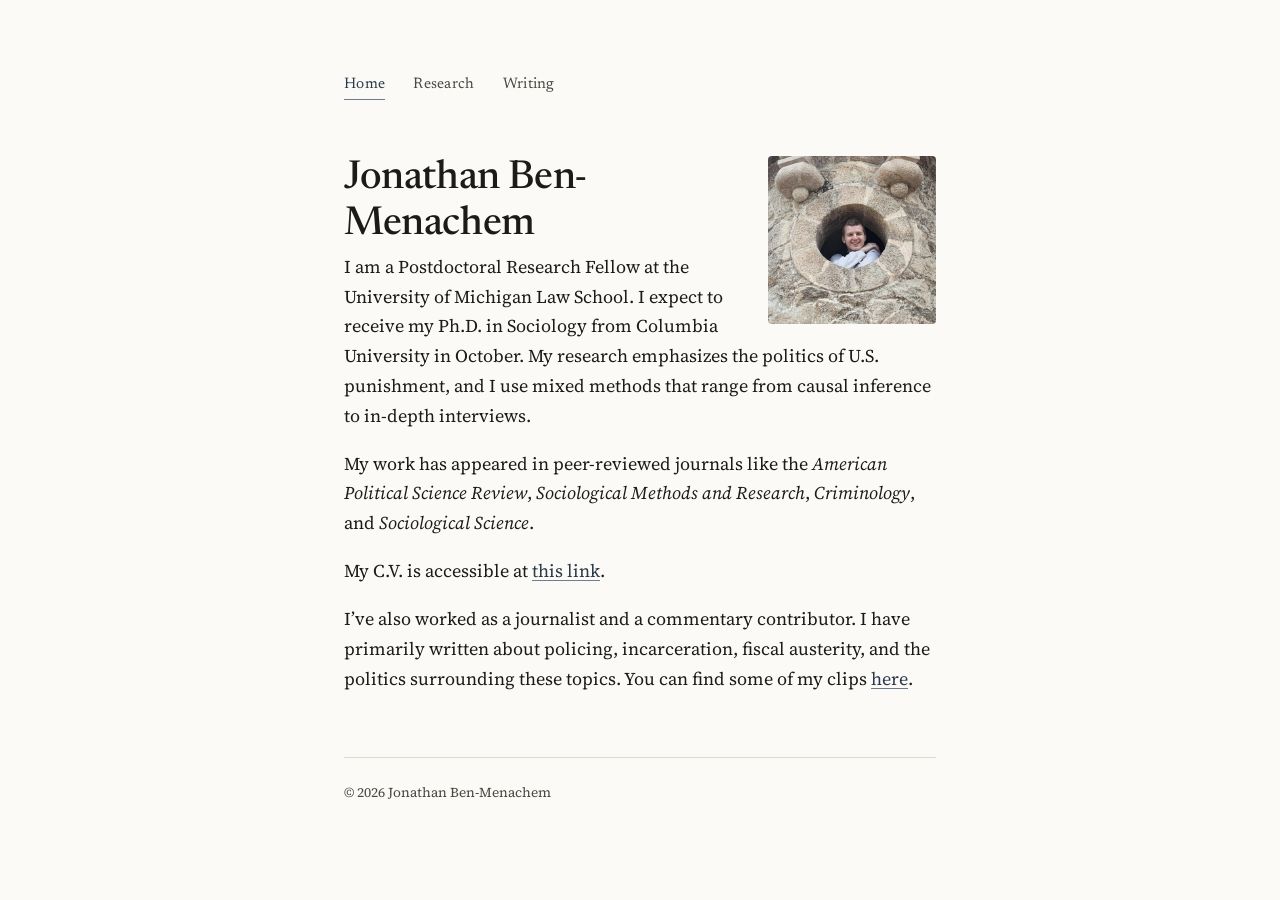
<file: index.html>
<!DOCTYPE html>
<html lang="en">
<head>
<meta charset="UTF-8">
<meta name="viewport" content="width=device-width, initial-scale=1.0">
<title>Jonathan Ben-Menachem: sociology PhD candidate</title>
<meta name="description" content="Jonathan Ben-Menachem is a sociologist who researches punishment, law, and politics.">
<link rel="stylesheet" href="style.css">
</head>
<body>
<div class="wrap">
  <nav>
    <a href="index.html" aria-current="page">Home</a>
    <a href="research.html">Research</a>
    <a href="writing.html">Writing</a>
  </nav>

  <img class="portrait" src="files/me.jpg" alt="Portrait of Jonathan Ben-Menachem">

  <h1>Jonathan Ben-Menachem</h1>

  <p>I am a Postdoctoral Research Fellow at the University of Michigan Law School. I expect to receive my Ph.D. in Sociology from Columbia University in October. My research emphasizes the politics of U.S. punishment, and I use mixed methods that range from causal inference to in-depth interviews. </p>
    
  <p>My work has appeared in peer-reviewed journals like the <em>American Political Science Review</em>, <em>Sociological Methods and Research</em>, <em>Criminology</em>, and <em>Sociological Science</em>.</p>

  <p>My C.V. is accessible at <a href="files/cv.pdf">this link</a>.</p>

  <p>I&rsquo;ve also worked as a journalist and a commentary contributor. I have primarily written about policing, incarceration, fiscal austerity, and the politics surrounding these topics. You can find some of my clips <a href="writing.html">here</a>.</p>

  <footer>&copy; 2026 Jonathan Ben-Menachem</footer>
</div>
<script data-goatcounter="https://jbenmenachem.goatcounter.com/count"
        async src="//gc.zgo.at/count.js"></script>
</body>
</html>
</file>
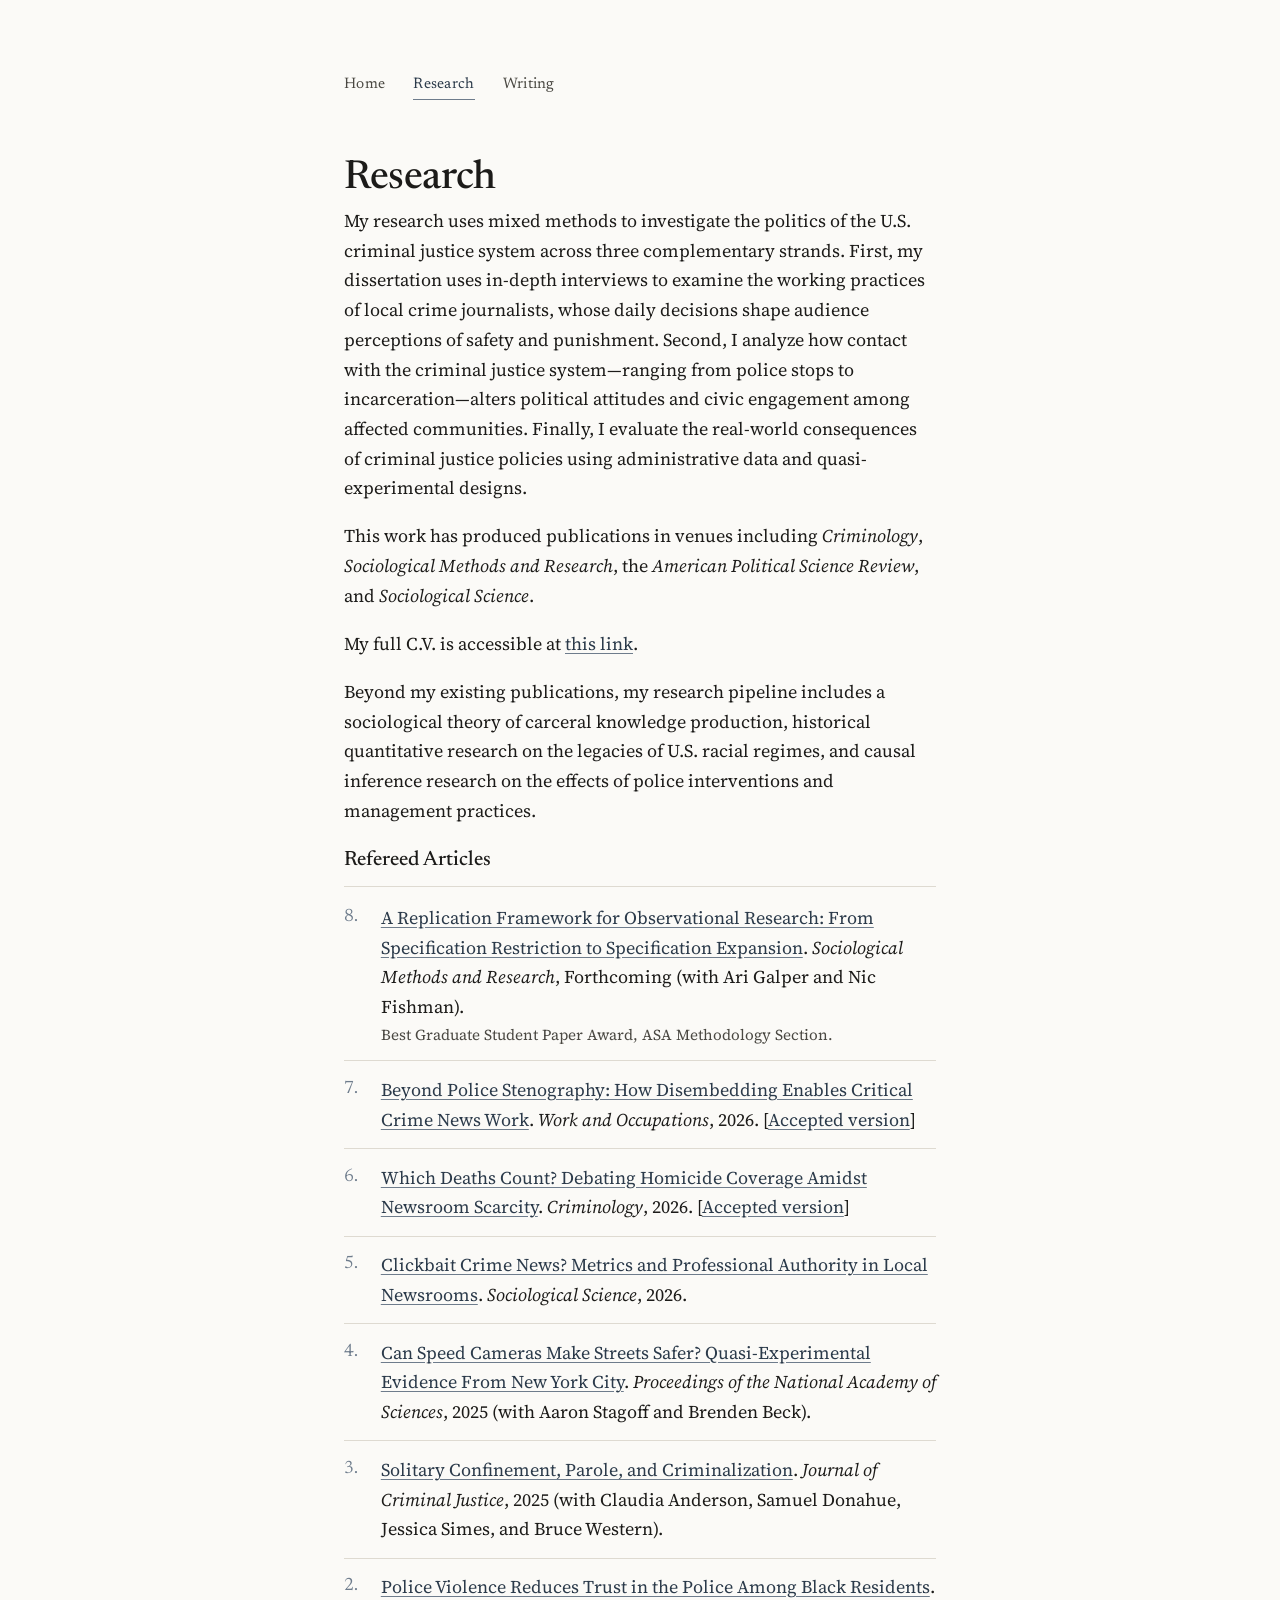
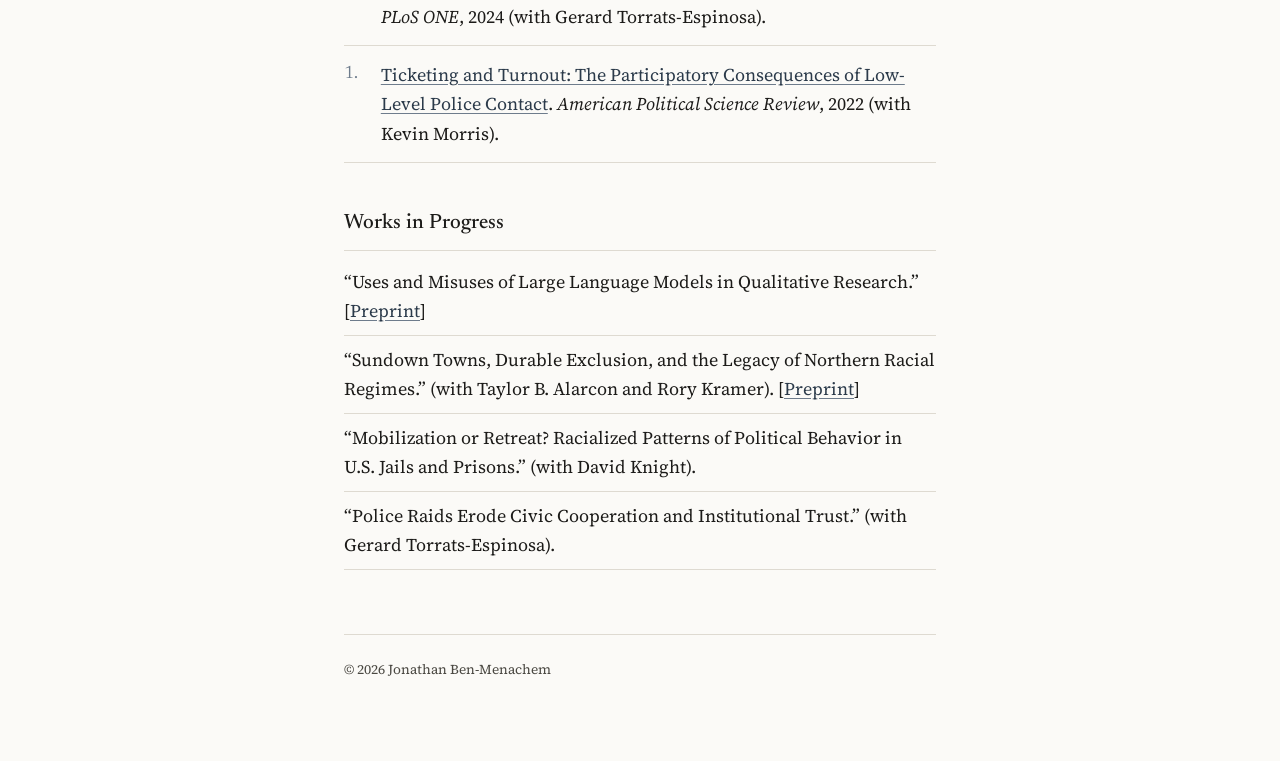
<file: research.html>
<!DOCTYPE html>
<html lang="en">
<head>
<meta charset="UTF-8">
<meta name="viewport" content="width=device-width, initial-scale=1.0">
<title>Research - Jonathan Ben-Menachem</title>
<meta name="description" content="Jonathan Ben-Menachem conducts research on criminalization and politics as a PhD student at Columbia University's Sociology department.">
<link rel="stylesheet" href="style.css">
</head>
<body>
<div class="wrap">
  <nav>
    <a href="index.html">Home</a>
    <a href="research.html" aria-current="page">Research</a>
    <a href="writing.html">Writing</a>
  </nav>

  <h1>Research</h1>

  <p>My research uses mixed methods to investigate the politics of the U.S. criminal justice system across three complementary strands. First, my dissertation uses in-depth interviews to examine the working practices of local crime journalists, whose daily decisions shape audience perceptions of safety and punishment. Second, I analyze how contact with the criminal justice system&mdash;ranging from police stops to incarceration&mdash;alters political attitudes and civic engagement among affected communities. Finally, I evaluate the real-world consequences of criminal justice policies using administrative data and quasi-experimental designs.</p>

  <p>This work has produced publications in venues including <em>Criminology</em>, <em>Sociological Methods and Research</em>, the <em>American Political Science Review</em>, and <em>Sociological Science</em>.</p>

  <p>My full C.V. is accessible at <a href="files/cv.pdf">this link</a>.</p>

  <p>Beyond my existing publications, my research pipeline includes a sociological theory of carceral knowledge production, historical quantitative research on the legacies of U.S. racial regimes, and causal inference research on the effects of police interventions and management practices. </p>

  <h2>Refereed Articles</h2>
  <ol class="pub-list">
    <li>
      <span class="num">8.</span>
      <span>
        <a href="https://osf.io/preprints/socarxiv/6ehrw_v2">A Replication Framework for Observational Research: From Specification Restriction to Specification Expansion</a>.
        <span class="pub-venue">Sociological Methods and Research</span>, Forthcoming (with Ari Galper and Nic Fishman).
        <div class="pub-meta">Best Graduate Student Paper Award, ASA Methodology Section.</div>
      </span>
    </li>
    <li>
      <span class="num">7.</span>
      <span>
        <a href="https://doi.org/10.1177/07308884261473249">Beyond Police Stenography: How Disembedding Enables Critical Crime News Work</a>.
        <span class="pub-venue">Work and Occupations</span>, 2026.
        [<a href="files/beyond-police-stenography.pdf">Accepted version</a>]
      </span>
    </li>
    <li>
      <span class="num">6.</span>
      <span>
        <a href="https://doi.org/10.1111/1745-9125.70064">Which Deaths Count? Debating Homicide Coverage Amidst Newsroom Scarcity</a>.
        <span class="pub-venue">Criminology</span>, 2026.
        [<a href="files/homicides-criminology.pdf">Accepted version</a>]
      </span>
    </li>
    <li>
      <span class="num">5.</span>
      <span>
        <a href="https://sociologicalscience.com/articles-v13-27-685/">Clickbait Crime News? Metrics and Professional Authority in Local Newsrooms</a>.
        <span class="pub-venue">Sociological Science</span>, 2026.
      </span>
    </li>
    <li>
      <span class="num">4.</span>
      <span>
        <a href="https://www.pnas.org/doi/abs/10.1073/pnas.2520328122">Can Speed Cameras Make Streets Safer? Quasi-Experimental Evidence From New York City</a>.
        <span class="pub-venue">Proceedings of the National Academy of Sciences</span>, 2025 (with Aaron Stagoff and Brenden Beck).
      </span>
    </li>
    <li>
      <span class="num">3.</span>
      <span>
        <a href="https://doi.org/10.1016/j.jcrimjus.2025.102407">Solitary Confinement, Parole, and Criminalization</a>.
        <span class="pub-venue">Journal of Criminal Justice</span>, 2025 (with Claudia Anderson, Samuel Donahue, Jessica Simes, and Bruce Western).
      </span>
    </li>
    <li>
      <span class="num">2.</span>
      <span>
        <a href="https://journals.plos.org/plosone/article?id=10.1371/journal.pone.0308487">Police Violence Reduces Trust in the Police Among Black Residents</a>.
        <span class="pub-venue">PLoS ONE</span>, 2024 (with Gerard Torrats-Espinosa).
      </span>
    </li>
    <li>
      <span class="num">1.</span>
      <span>
        <a href="https://www.doi.org/10.1017/S0003055422001265">Ticketing and Turnout: The Participatory Consequences of Low-Level Police Contact</a>.
        <span class="pub-venue">American Political Science Review</span>, 2022 (with Kevin Morris).
      </span>
    </li>
  </ol>

  <h2>Works in Progress</h2>
  <ul class="clip-list">
    <li>&ldquo;Uses and Misuses of Large Language Models in Qualitative Research.&rdquo; [<a href="https://doi.org/10.31235/osf.io/gj89u_v1">Preprint</a>]</li>
    <li>&ldquo;Sundown Towns, Durable Exclusion, and the Legacy of Northern Racial Regimes.&rdquo; (with Taylor B. Alarcon and Rory Kramer). [<a href="https://osf.io/preprints/socarxiv/faz4k_v1">Preprint</a>]</li>
    <li>&ldquo;Mobilization or Retreat? Racialized Patterns of Political Behavior in U.S. Jails and Prisons.&rdquo; (with David Knight).</li>
    <li>&ldquo;Police Raids Erode Civic Cooperation and Institutional Trust.&rdquo; (with Gerard Torrats-Espinosa).</li>
  </ul>

  <footer>&copy; 2026 Jonathan Ben-Menachem</footer>
</div>
<script data-goatcounter="https://jbenmenachem.goatcounter.com/count"
        async src="//gc.zgo.at/count.js"></script>
</body>
</html>
</file>
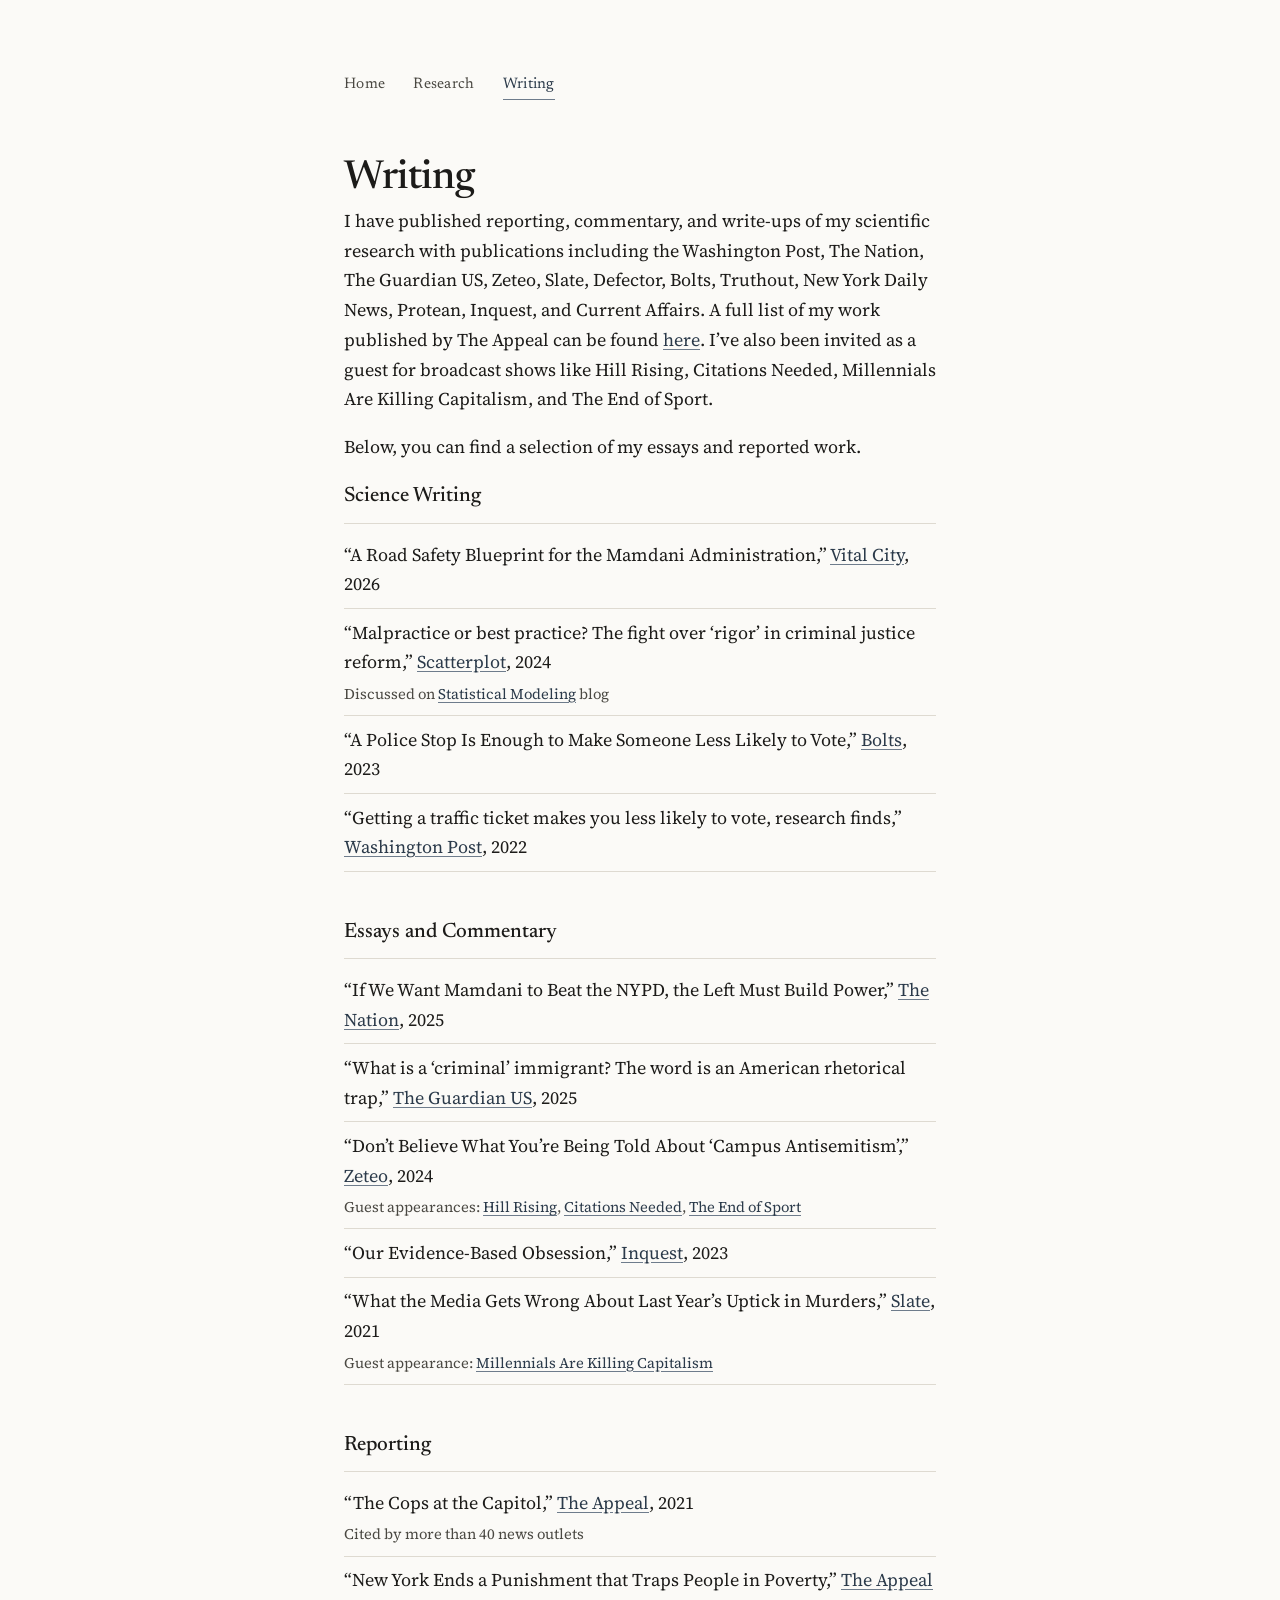
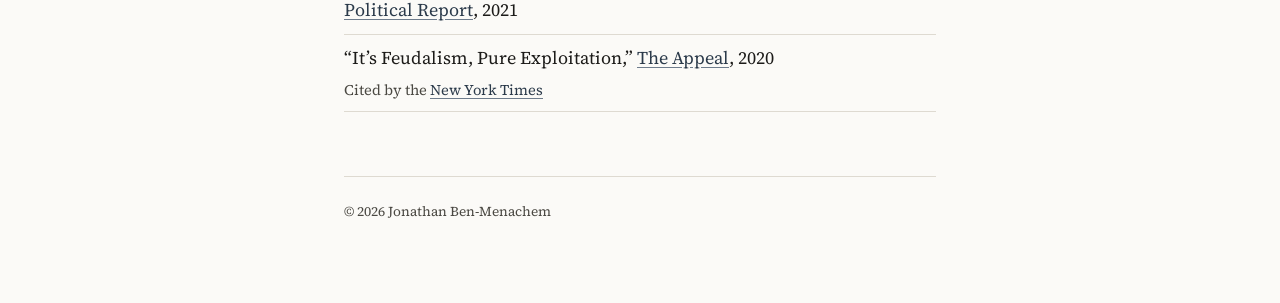
<file: writing.html>
<!DOCTYPE html>
<html lang="en">
<head>
<meta charset="UTF-8">
<meta name="viewport" content="width=device-width, initial-scale=1.0">
<title>Writing - Jonathan Ben-Menachem</title>
<meta name="description" content="Reporting, commentary, and science writing by Jonathan Ben-Menachem.">
<link rel="stylesheet" href="style.css">
</head>
<body>
<div class="wrap">
  <nav>
    <a href="index.html">Home</a>
    <a href="research.html">Research</a>
    <a href="writing.html" aria-current="page">Writing</a>
  </nav>

  <h1>Writing</h1>

  <p>I have published reporting, commentary, and write-ups of my scientific research with publications including the Washington Post, The Nation, The Guardian US, Zeteo, Slate, Defector, Bolts, Truthout, New York Daily News, Protean, Inquest, and Current Affairs. A full list of my work published by The Appeal can be found <a href="https://theappeal.org/authors/jonathan-ben-menachem/">here</a>. I&rsquo;ve also been invited as a guest for broadcast shows like Hill Rising, Citations Needed, Millennials Are Killing Capitalism, and The End of Sport.</p>

  <p>Below, you can find a selection of my essays and reported work.</p>

  <h2>Science Writing</h2>
  <ul class="clip-list">
    <li>&ldquo;A Road Safety Blueprint for the Mamdani Administration,&rdquo; <a href="https://www.vitalcitynyc.org/nyc-speed-cameras-road-safety-mamdani-policy/">Vital City</a>, 2026</li>
    <li>&ldquo;Malpractice or best practice? The fight over &lsquo;rigor&rsquo; in criminal justice reform,&rdquo; <a href="https://scatter.wordpress.com/2024/05/29/malpractice-or-best-practice-the-fight-over-rigor-in-criminal-justice-reform/">Scatterplot</a>, 2024
      <div class="note">Discussed on <a href="https://statmodeling.stat.columbia.edu/2024/06/13/arnold-foundation-and-vera-institute-argue-about-a-study-of-the-effectiveness-of-college-education-programs-in-prison/">Statistical Modeling</a> blog</div>
    </li>
    <li>&ldquo;A Police Stop Is Enough to Make Someone Less Likely to Vote,&rdquo; <a href="https://boltsmag.org/a-police-stop-is-enough-to-make-someone-less-likely-to-vote/">Bolts</a>, 2023</li>
    <li>&ldquo;Getting a traffic ticket makes you less likely to vote, research finds,&rdquo; <a href="https://www.washingtonpost.com/politics/2022/09/15/driving-while-black-voting-rates/">Washington Post</a>, 2022</li>
  </ul>

  <h2>Essays and Commentary</h2>
  <ul class="clip-list">
    <li>&ldquo;If We Want Mamdani to Beat the NYPD, the Left Must Build Power,&rdquo; <a href="https://www.thenation.com/article/politics/mamdani-jessica-tisch-nypd-policing/">The Nation</a>, 2025</li>
    <li>&ldquo;What is a &lsquo;criminal&rsquo; immigrant? The word is an American rhetorical trap,&rdquo; <a href="https://www.theguardian.com/commentisfree/2025/apr/17/trump-criminal-immigrants-comment">The Guardian US</a>, 2025</li>
    <li>&ldquo;Don&rsquo;t Believe What You&rsquo;re Being Told About &lsquo;Campus Antisemitism&rsquo;,&rdquo; <a href="https://zeteo.com/p/i-am-a-jewish-student-at-columbia">Zeteo</a>, 2024
      <div class="note">Guest appearances: <a href="https://www.youtube.com/watch?v=WIPWGxeR0wQ&t=3s">Hill Rising</a>, <a href="https://www.youtube.com/watch?v=FkFcVrU2txw">Citations Needed</a>, <a href="https://www.podbean.com/media/share/pb-bztsm-16243ce">The End of Sport</a></div>
    </li>
    <li>&ldquo;Our Evidence-Based Obsession,&rdquo; <a href="https://inquest.org/our-evidence-based-obsession/">Inquest</a>, 2023</li>
    <li>&ldquo;What the Media Gets Wrong About Last Year&rsquo;s Uptick in Murders,&rdquo; <a href="https://slate.com/news-and-politics/2021/10/2020-fbi-data-shows-spike-in-murders-across-the-country.html">Slate</a>, 2021
      <div class="note">Guest appearance: <a href="https://millennialsarekillingcapitalism.libsyn.com/special-report-jon-ben-menachem-on-copaganda-and-police-pullback-ferguson-effect-mythology">Millennials Are Killing Capitalism</a></div>
    </li>
  </ul>

  <h2>Reporting</h2>
  <ul class="clip-list">
    <li>&ldquo;The Cops at the Capitol,&rdquo; <a href="https://theappeal.org/the-cops-at-the-capitol/">The Appeal</a>, 2021
      <div class="note">Cited by more than 40 news outlets</div>
    </li>
    <li>&ldquo;New York Ends a Punishment that Traps People in Poverty,&rdquo; <a href="https://theappeal.org/politicalreport/new-york-law-drivers-licence-suspensions/">The Appeal Political Report</a>, 2021</li>
    <li>&ldquo;It&rsquo;s Feudalism, Pure Exploitation,&rdquo; <a href="https://theappeal.org/doe-fund/">The Appeal</a>, 2020
      <div class="note">Cited by the <a href="https://www.nytimes.com/2021/02/04/nyregion/george-mcdonald-dead.html">New York Times</a></div>
    </li>
  </ul>

  <footer>&copy; 2026 Jonathan Ben-Menachem</footer>
</div>
<script data-goatcounter="https://jbenmenachem.goatcounter.com/count"
        async src="//gc.zgo.at/count.js"></script>
</body>
</html>
</file>
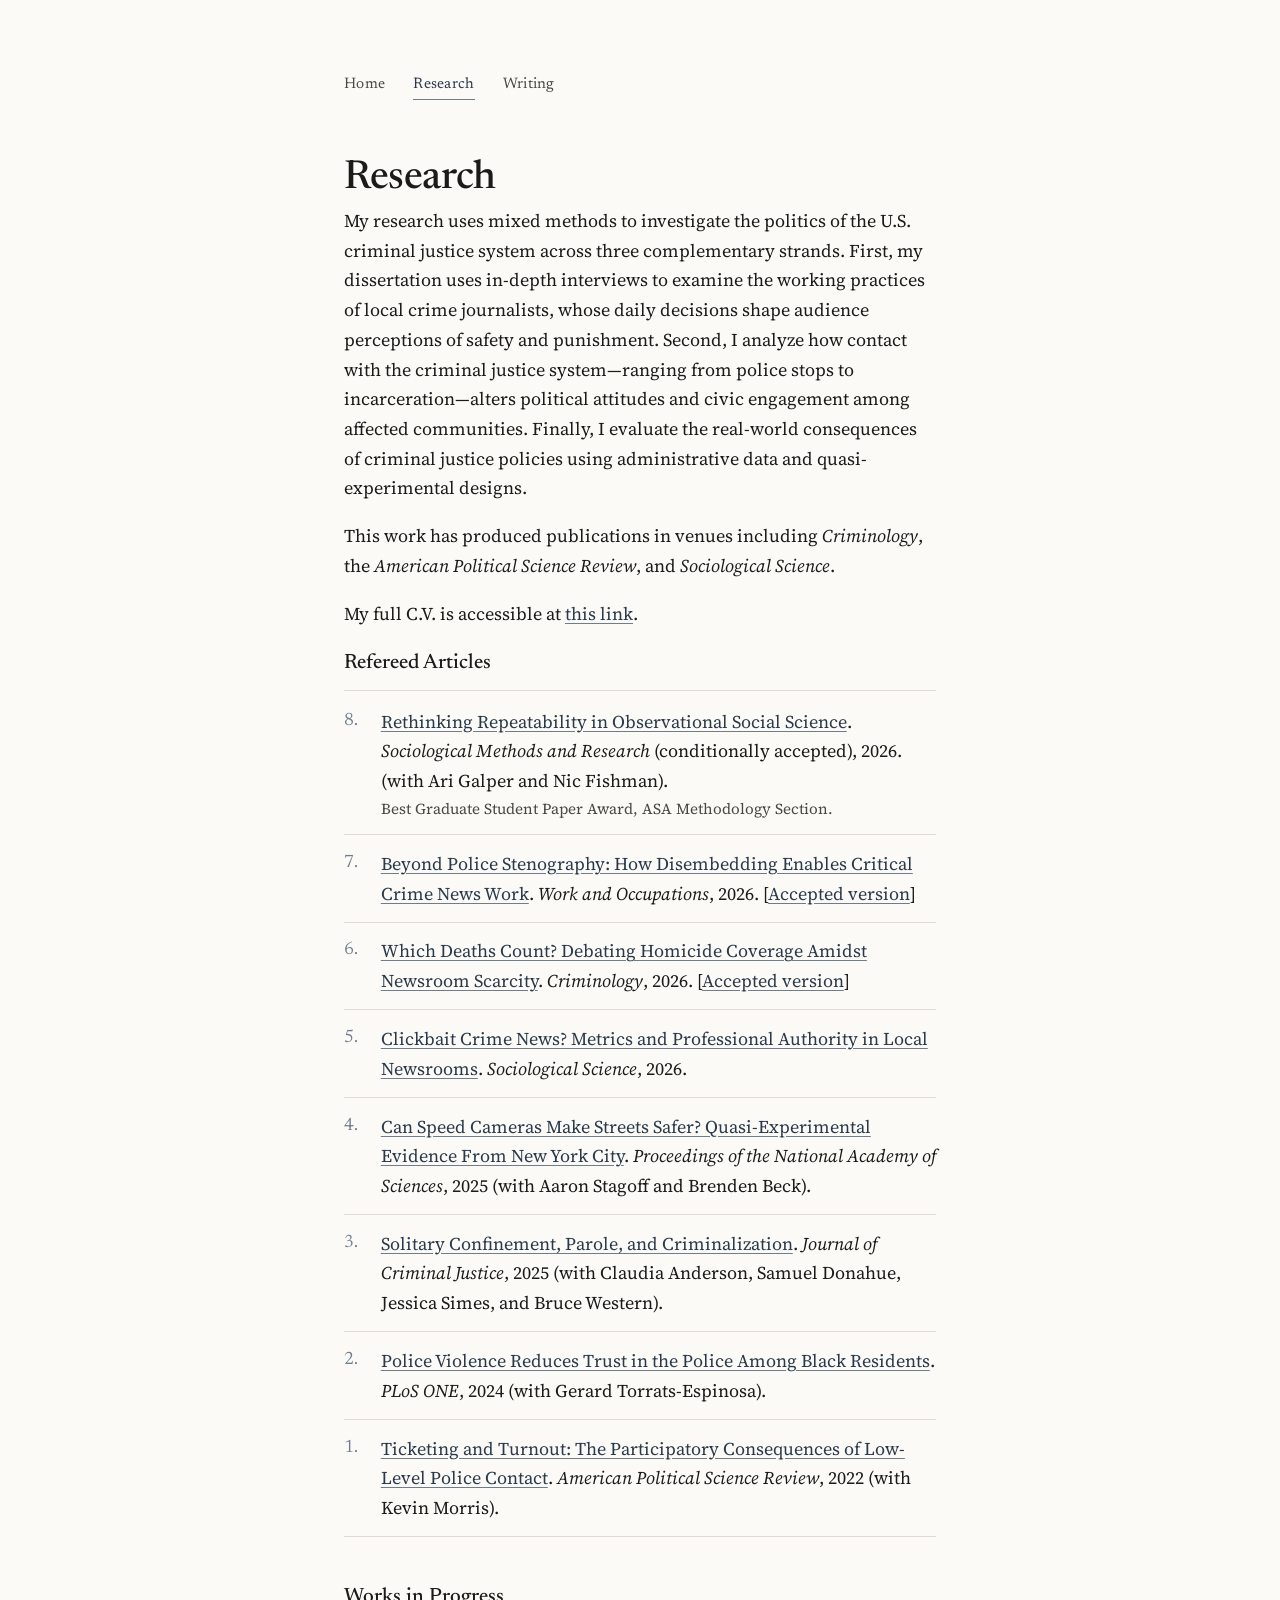
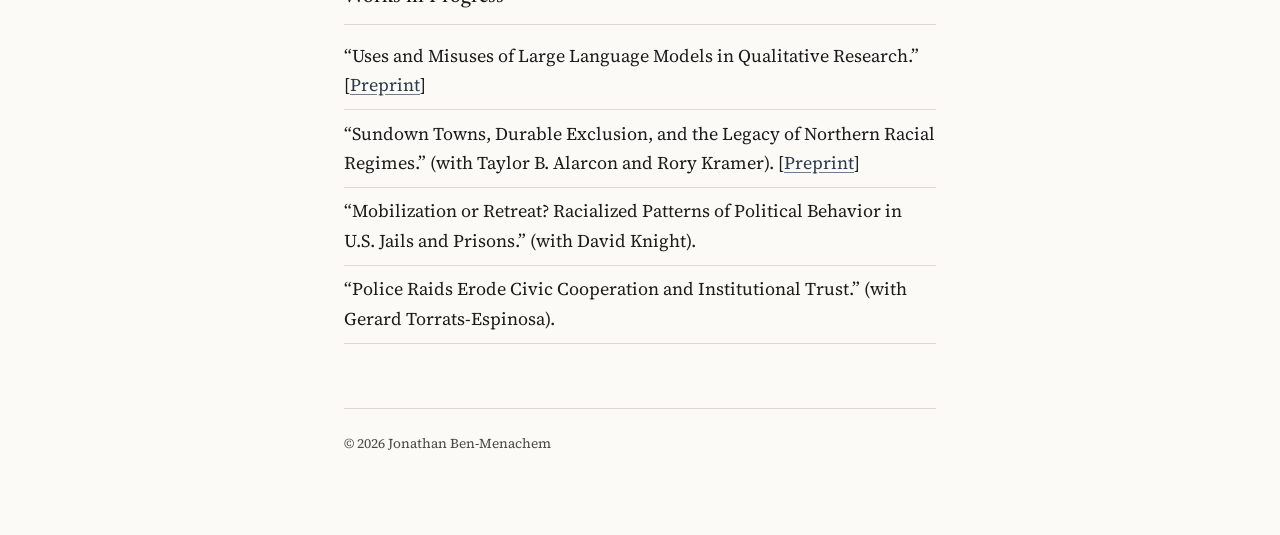
<file: jbenmenachem-site/research.html>
<!DOCTYPE html>
<html lang="en">
<head>
<meta charset="UTF-8">
<meta name="viewport" content="width=device-width, initial-scale=1.0">
<title>Research - Jonathan Ben-Menachem</title>
<meta name="description" content="Jonathan Ben-Menachem conducts research on criminalization and politics as a PhD student at Columbia University's Sociology department.">
<link rel="stylesheet" href="style.css">
</head>
<body>
<div class="wrap">
  <nav>
    <a href="index.html">Home</a>
    <a href="research.html" aria-current="page">Research</a>
    <a href="writing.html">Writing</a>
  </nav>

  <h1>Research</h1>

  <p>My research uses mixed methods to investigate the politics of the U.S. criminal justice system across three complementary strands. First, my dissertation uses in-depth interviews to examine the working practices of local crime journalists, whose daily decisions shape audience perceptions of safety and punishment. Second, I analyze how contact with the criminal justice system&mdash;ranging from police stops to incarceration&mdash;alters political attitudes and civic engagement among affected communities. Finally, I evaluate the real-world consequences of criminal justice policies using administrative data and quasi-experimental designs.</p>

  <p>This work has produced publications in venues including <em>Criminology</em>, the <em>American Political Science Review</em>, and <em>Sociological Science</em>.</p>

  <p>My full C.V. is accessible at <a href="files/cv.pdf">this link</a>.</p>

  <h2>Refereed Articles</h2>
  <ol class="pub-list">
    <li>
      <span class="num">8.</span>
      <span>
        <a href="https://osf.io/preprints/socarxiv/6ehrw_v1">Rethinking Repeatability in Observational Social Science</a>.
        <span class="pub-venue">Sociological Methods and Research</span> (conditionally accepted), 2026. (with Ari Galper and Nic Fishman).
        <div class="pub-meta">Best Graduate Student Paper Award, ASA Methodology Section.</div>
      </span>
    </li>
    <li>
      <span class="num">7.</span>
      <span>
        <a href="https://doi.org/10.1177/07308884261473249">Beyond Police Stenography: How Disembedding Enables Critical Crime News Work</a>.
        <span class="pub-venue">Work and Occupations</span>, 2026.
        [<a href="files/beyond-police-stenography.pdf">Accepted version</a>]
      </span>
    </li>
    <li>
      <span class="num">6.</span>
      <span>
        <a href="https://doi.org/10.1111/1745-9125.70064">Which Deaths Count? Debating Homicide Coverage Amidst Newsroom Scarcity</a>.
        <span class="pub-venue">Criminology</span>, 2026.
        [<a href="files/homicides-criminology.pdf">Accepted version</a>]
      </span>
    </li>
    <li>
      <span class="num">5.</span>
      <span>
        <a href="https://sociologicalscience.com/articles-v13-27-685/">Clickbait Crime News? Metrics and Professional Authority in Local Newsrooms</a>.
        <span class="pub-venue">Sociological Science</span>, 2026.
      </span>
    </li>
    <li>
      <span class="num">4.</span>
      <span>
        <a href="https://www.pnas.org/doi/abs/10.1073/pnas.2520328122">Can Speed Cameras Make Streets Safer? Quasi-Experimental Evidence From New York City</a>.
        <span class="pub-venue">Proceedings of the National Academy of Sciences</span>, 2025 (with Aaron Stagoff and Brenden Beck).
      </span>
    </li>
    <li>
      <span class="num">3.</span>
      <span>
        <a href="https://doi.org/10.1016/j.jcrimjus.2025.102407">Solitary Confinement, Parole, and Criminalization</a>.
        <span class="pub-venue">Journal of Criminal Justice</span>, 2025 (with Claudia Anderson, Samuel Donahue, Jessica Simes, and Bruce Western).
      </span>
    </li>
    <li>
      <span class="num">2.</span>
      <span>
        <a href="https://journals.plos.org/plosone/article?id=10.1371/journal.pone.0308487">Police Violence Reduces Trust in the Police Among Black Residents</a>.
        <span class="pub-venue">PLoS ONE</span>, 2024 (with Gerard Torrats-Espinosa).
      </span>
    </li>
    <li>
      <span class="num">1.</span>
      <span>
        <a href="https://www.doi.org/10.1017/S0003055422001265">Ticketing and Turnout: The Participatory Consequences of Low-Level Police Contact</a>.
        <span class="pub-venue">American Political Science Review</span>, 2022 (with Kevin Morris).
      </span>
    </li>
  </ol>

  <h2>Works in Progress</h2>
  <ul class="clip-list">
    <li>&ldquo;Uses and Misuses of Large Language Models in Qualitative Research.&rdquo; [<a href="https://doi.org/10.31235/osf.io/gj89u_v1">Preprint</a>]</li>
    <li>&ldquo;Sundown Towns, Durable Exclusion, and the Legacy of Northern Racial Regimes.&rdquo; (with Taylor B. Alarcon and Rory Kramer). [<a href="https://osf.io/preprints/socarxiv/faz4k_v1">Preprint</a>]</li>
    <li>&ldquo;Mobilization or Retreat? Racialized Patterns of Political Behavior in U.S. Jails and Prisons.&rdquo; (with David Knight).</li>
    <li>&ldquo;Police Raids Erode Civic Cooperation and Institutional Trust.&rdquo; (with Gerard Torrats-Espinosa).</li>
  </ul>

  <footer>&copy; 2026 Jonathan Ben-Menachem</footer>
</div>
</body>
</html>
</file>
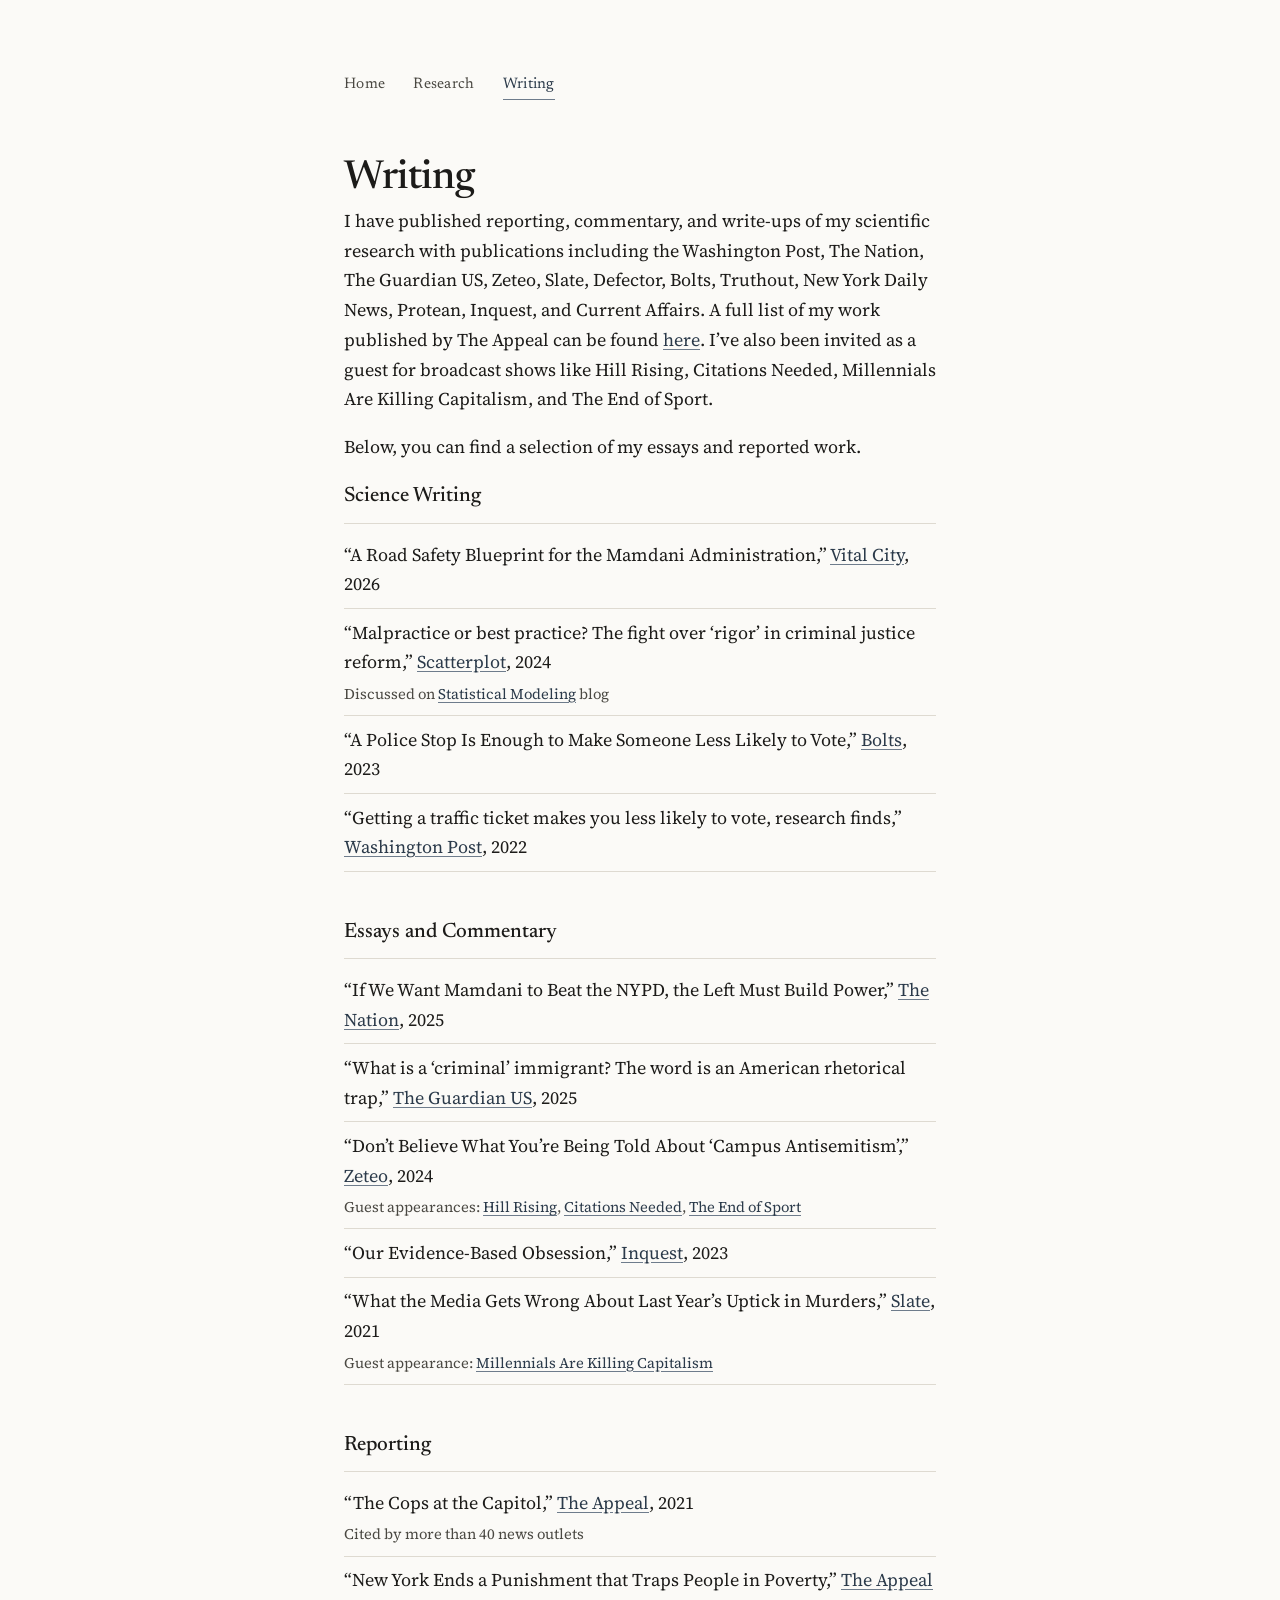
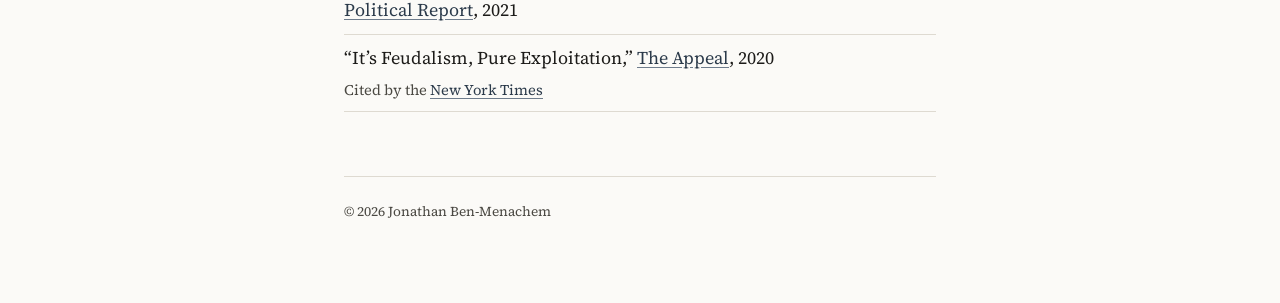
<file: jbenmenachem-site/writing.html>
<!DOCTYPE html>
<html lang="en">
<head>
<meta charset="UTF-8">
<meta name="viewport" content="width=device-width, initial-scale=1.0">
<title>Writing - Jonathan Ben-Menachem</title>
<meta name="description" content="Reporting, commentary, and science writing by Jonathan Ben-Menachem.">
<link rel="stylesheet" href="style.css">
</head>
<body>
<div class="wrap">
  <nav>
    <a href="index.html">Home</a>
    <a href="research.html">Research</a>
    <a href="writing.html" aria-current="page">Writing</a>
  </nav>

  <h1>Writing</h1>

  <p>I have published reporting, commentary, and write-ups of my scientific research with publications including the Washington Post, The Nation, The Guardian US, Zeteo, Slate, Defector, Bolts, Truthout, New York Daily News, Protean, Inquest, and Current Affairs. A full list of my work published by The Appeal can be found <a href="https://theappeal.org/authors/jonathan-ben-menachem/">here</a>. I&rsquo;ve also been invited as a guest for broadcast shows like Hill Rising, Citations Needed, Millennials Are Killing Capitalism, and The End of Sport.</p>

  <p>Below, you can find a selection of my essays and reported work.</p>

  <h2>Science Writing</h2>
  <ul class="clip-list">
    <li>&ldquo;A Road Safety Blueprint for the Mamdani Administration,&rdquo; <a href="https://www.vitalcitynyc.org/nyc-speed-cameras-road-safety-mamdani-policy/">Vital City</a>, 2026</li>
    <li>&ldquo;Malpractice or best practice? The fight over &lsquo;rigor&rsquo; in criminal justice reform,&rdquo; <a href="https://scatter.wordpress.com/2024/05/29/malpractice-or-best-practice-the-fight-over-rigor-in-criminal-justice-reform/">Scatterplot</a>, 2024
      <div class="note">Discussed on <a href="https://statmodeling.stat.columbia.edu/2024/06/13/arnold-foundation-and-vera-institute-argue-about-a-study-of-the-effectiveness-of-college-education-programs-in-prison/">Statistical Modeling</a> blog</div>
    </li>
    <li>&ldquo;A Police Stop Is Enough to Make Someone Less Likely to Vote,&rdquo; <a href="https://boltsmag.org/a-police-stop-is-enough-to-make-someone-less-likely-to-vote/">Bolts</a>, 2023</li>
    <li>&ldquo;Getting a traffic ticket makes you less likely to vote, research finds,&rdquo; <a href="https://www.washingtonpost.com/politics/2022/09/15/driving-while-black-voting-rates/">Washington Post</a>, 2022</li>
  </ul>

  <h2>Essays and Commentary</h2>
  <ul class="clip-list">
    <li>&ldquo;If We Want Mamdani to Beat the NYPD, the Left Must Build Power,&rdquo; <a href="https://www.thenation.com/article/politics/mamdani-jessica-tisch-nypd-policing/">The Nation</a>, 2025</li>
    <li>&ldquo;What is a &lsquo;criminal&rsquo; immigrant? The word is an American rhetorical trap,&rdquo; <a href="https://www.theguardian.com/commentisfree/2025/apr/17/trump-criminal-immigrants-comment">The Guardian US</a>, 2025</li>
    <li>&ldquo;Don&rsquo;t Believe What You&rsquo;re Being Told About &lsquo;Campus Antisemitism&rsquo;,&rdquo; <a href="https://zeteo.com/p/i-am-a-jewish-student-at-columbia">Zeteo</a>, 2024
      <div class="note">Guest appearances: <a href="https://www.youtube.com/watch?v=WIPWGxeR0wQ&t=3s">Hill Rising</a>, <a href="https://www.youtube.com/watch?v=FkFcVrU2txw">Citations Needed</a>, <a href="https://www.podbean.com/media/share/pb-bztsm-16243ce">The End of Sport</a></div>
    </li>
    <li>&ldquo;Our Evidence-Based Obsession,&rdquo; <a href="https://inquest.org/our-evidence-based-obsession/">Inquest</a>, 2023</li>
    <li>&ldquo;What the Media Gets Wrong About Last Year&rsquo;s Uptick in Murders,&rdquo; <a href="https://slate.com/news-and-politics/2021/10/2020-fbi-data-shows-spike-in-murders-across-the-country.html">Slate</a>, 2021
      <div class="note">Guest appearance: <a href="https://millennialsarekillingcapitalism.libsyn.com/special-report-jon-ben-menachem-on-copaganda-and-police-pullback-ferguson-effect-mythology">Millennials Are Killing Capitalism</a></div>
    </li>
  </ul>

  <h2>Reporting</h2>
  <ul class="clip-list">
    <li>&ldquo;The Cops at the Capitol,&rdquo; <a href="https://theappeal.org/the-cops-at-the-capitol/">The Appeal</a>, 2021
      <div class="note">Cited by more than 40 news outlets</div>
    </li>
    <li>&ldquo;New York Ends a Punishment that Traps People in Poverty,&rdquo; <a href="https://theappeal.org/politicalreport/new-york-law-drivers-licence-suspensions/">The Appeal Political Report</a>, 2021</li>
    <li>&ldquo;It&rsquo;s Feudalism, Pure Exploitation,&rdquo; <a href="https://theappeal.org/doe-fund/">The Appeal</a>, 2020
      <div class="note">Cited by the <a href="https://www.nytimes.com/2021/02/04/nyregion/george-mcdonald-dead.html">New York Times</a></div>
    </li>
  </ul>

  <footer>&copy; 2026 Jonathan Ben-Menachem</footer>
</div>
</body>
</html>
</file>
<file: style.css>
@import url('https://fonts.googleapis.com/css2?family=Newsreader:ital,opsz,wght@0,6..72,400;0,6..72,500;1,6..72,400&family=Source+Serif+4:ital,wght@0,400;0,600;1,400&display=swap');

:root {
  --bg: #FBFAF7;
  --ink: #1C1B19;
  --ink-soft: #4A4842;
  --accent: #2B3A4A;
  --accent-soft: #6E7C8C;
  --rule: #DEDAD1;
  --max-w: 640px;
}

* { box-sizing: border-box; }

html { -webkit-text-size-adjust: 100%; }

body {
  margin: 0;
  background: var(--bg);
  color: var(--ink);
  font-family: 'Source Serif 4', Georgia, serif;
  font-size: 18px;
  line-height: 1.65;
  -webkit-font-smoothing: antialiased;
}

.wrap {
  max-width: var(--max-w);
  margin: 0 auto;
  padding: 4.5rem 1.5rem 5rem;
}

nav {
  display: flex;
  gap: 1.75rem;
  margin-bottom: 3.5rem;
  font-family: 'Newsreader', serif;
  font-size: 0.95rem;
  letter-spacing: 0.02em;
}

nav a {
  color: var(--ink-soft);
  text-decoration: none;
  border-bottom: 1px solid transparent;
  padding-bottom: 2px;
  transition: border-color 0.15s ease, color 0.15s ease;
}

nav a:hover, nav a[aria-current="page"] {
  color: var(--accent);
  border-color: var(--accent-soft);
}

h1 {
  font-family: 'Newsreader', serif;
  font-weight: 500;
  font-size: 2.5rem;
  line-height: 1.15;
  margin: 0 0 0.25rem;
  letter-spacing: -0.01em;
}

.subtitle {
  font-family: 'Newsreader', serif;
  font-style: italic;
  color: var(--accent-soft);
  font-size: 1.15rem;
  margin: 0 0 2.5rem;
}

h2 {
  font-family: 'Newsreader', serif;
  font-weight: 500;
  font-size: 1.3rem;
  margin: 2.75rem 0 1rem;
  padding-bottom: 0.5rem;
  border-bottom: 1px solid var(--rule);
}

h2:first-of-type { margin-top: 0; }

p { margin: 0 0 1.15rem; }

a {
  color: var(--accent);
  text-decoration-color: var(--accent-soft);
  text-underline-offset: 3px;
}

a:hover { color: var(--accent-soft); }

.portrait {
  width: 168px;
  height: 168px;
  border-radius: 4px;
  object-fit: cover;
  float: right;
  margin: 0 0 1rem 1.75rem;
  filter: grayscale(15%);
}

.pub-list, .clip-list {
  list-style: none;
  margin: 0;
  padding: 0;
  counter-reset: pub;
}

.pub-list li {
  counter-increment: pub;
  display: flex;
  gap: 0.9rem;
  padding: 0.85rem 0;
  border-bottom: 1px solid var(--rule);
}

.pub-list li:first-child { padding-top: 0; }

.pub-list .num {
  font-family: 'Newsreader', serif;
  color: var(--accent-soft);
  font-variant-numeric: tabular-nums;
  min-width: 1.4rem;
  flex-shrink: 0;
}

.pub-venue { font-style: italic; }

.pub-meta { color: var(--ink-soft); font-size: 0.95rem; }

.clip-list {
  margin: 0 0 1.75rem;
}

.clip-list li {
  padding: 0.55rem 0;
  border-bottom: 1px solid var(--rule);
}

.clip-list li:first-child { padding-top: 0; }

.clip-meta {
  color: var(--accent-soft);
  font-size: 0.9rem;
}

.note {
  font-size: 0.92rem;
  color: var(--ink-soft);
  margin-top: 0.3rem;
}

footer {
  margin-top: 4rem;
  padding-top: 1.5rem;
  border-top: 1px solid var(--rule);
  color: var(--ink-soft);
  font-size: 0.85rem;
}

@media (max-width: 480px) {
  body { font-size: 17px; }
  h1 { font-size: 2rem; }
  .portrait { width: 120px; height: 120px; margin-left: 1.1rem; }
  .wrap { padding: 3rem 1.25rem 4rem; }
}
</file>
<file: jbenmenachem-site/style.css>
@import url('https://fonts.googleapis.com/css2?family=Newsreader:ital,opsz,wght@0,6..72,400;0,6..72,500;1,6..72,400&family=Source+Serif+4:ital,wght@0,400;0,600;1,400&display=swap');

:root {
  --bg: #FBFAF7;
  --ink: #1C1B19;
  --ink-soft: #4A4842;
  --accent: #2B3A4A;
  --accent-soft: #6E7C8C;
  --rule: #DEDAD1;
  --max-w: 640px;
}

* { box-sizing: border-box; }

html { -webkit-text-size-adjust: 100%; }

body {
  margin: 0;
  background: var(--bg);
  color: var(--ink);
  font-family: 'Source Serif 4', Georgia, serif;
  font-size: 18px;
  line-height: 1.65;
  -webkit-font-smoothing: antialiased;
}

.wrap {
  max-width: var(--max-w);
  margin: 0 auto;
  padding: 4.5rem 1.5rem 5rem;
}

nav {
  display: flex;
  gap: 1.75rem;
  margin-bottom: 3.5rem;
  font-family: 'Newsreader', serif;
  font-size: 0.95rem;
  letter-spacing: 0.02em;
}

nav a {
  color: var(--ink-soft);
  text-decoration: none;
  border-bottom: 1px solid transparent;
  padding-bottom: 2px;
  transition: border-color 0.15s ease, color 0.15s ease;
}

nav a:hover, nav a[aria-current="page"] {
  color: var(--accent);
  border-color: var(--accent-soft);
}

h1 {
  font-family: 'Newsreader', serif;
  font-weight: 500;
  font-size: 2.5rem;
  line-height: 1.15;
  margin: 0 0 0.25rem;
  letter-spacing: -0.01em;
}

.subtitle {
  font-family: 'Newsreader', serif;
  font-style: italic;
  color: var(--accent-soft);
  font-size: 1.15rem;
  margin: 0 0 2.5rem;
}

h2 {
  font-family: 'Newsreader', serif;
  font-weight: 500;
  font-size: 1.3rem;
  margin: 2.75rem 0 1rem;
  padding-bottom: 0.5rem;
  border-bottom: 1px solid var(--rule);
}

h2:first-of-type { margin-top: 0; }

p { margin: 0 0 1.15rem; }

a {
  color: var(--accent);
  text-decoration-color: var(--accent-soft);
  text-underline-offset: 3px;
}

a:hover { color: var(--accent-soft); }

.portrait {
  width: 168px;
  height: 168px;
  border-radius: 4px;
  object-fit: cover;
  float: right;
  margin: 0 0 1rem 1.75rem;
  filter: grayscale(15%);
}

.pub-list, .clip-list {
  list-style: none;
  margin: 0;
  padding: 0;
  counter-reset: pub;
}

.pub-list li {
  counter-increment: pub;
  display: flex;
  gap: 0.9rem;
  padding: 0.85rem 0;
  border-bottom: 1px solid var(--rule);
}

.pub-list li:first-child { padding-top: 0; }

.pub-list .num {
  font-family: 'Newsreader', serif;
  color: var(--accent-soft);
  font-variant-numeric: tabular-nums;
  min-width: 1.4rem;
  flex-shrink: 0;
}

.pub-venue { font-style: italic; }

.pub-meta { color: var(--ink-soft); font-size: 0.95rem; }

.clip-list {
  margin: 0 0 1.75rem;
}

.clip-list li {
  padding: 0.55rem 0;
  border-bottom: 1px solid var(--rule);
}

.clip-list li:first-child { padding-top: 0; }

.clip-meta {
  color: var(--accent-soft);
  font-size: 0.9rem;
}

.note {
  font-size: 0.92rem;
  color: var(--ink-soft);
  margin-top: 0.3rem;
}

footer {
  margin-top: 4rem;
  padding-top: 1.5rem;
  border-top: 1px solid var(--rule);
  color: var(--ink-soft);
  font-size: 0.85rem;
}

@media (max-width: 480px) {
  body { font-size: 17px; }
  h1 { font-size: 2rem; }
  .portrait { width: 120px; height: 120px; margin-left: 1.1rem; }
  .wrap { padding: 3rem 1.25rem 4rem; }
}
</file>
